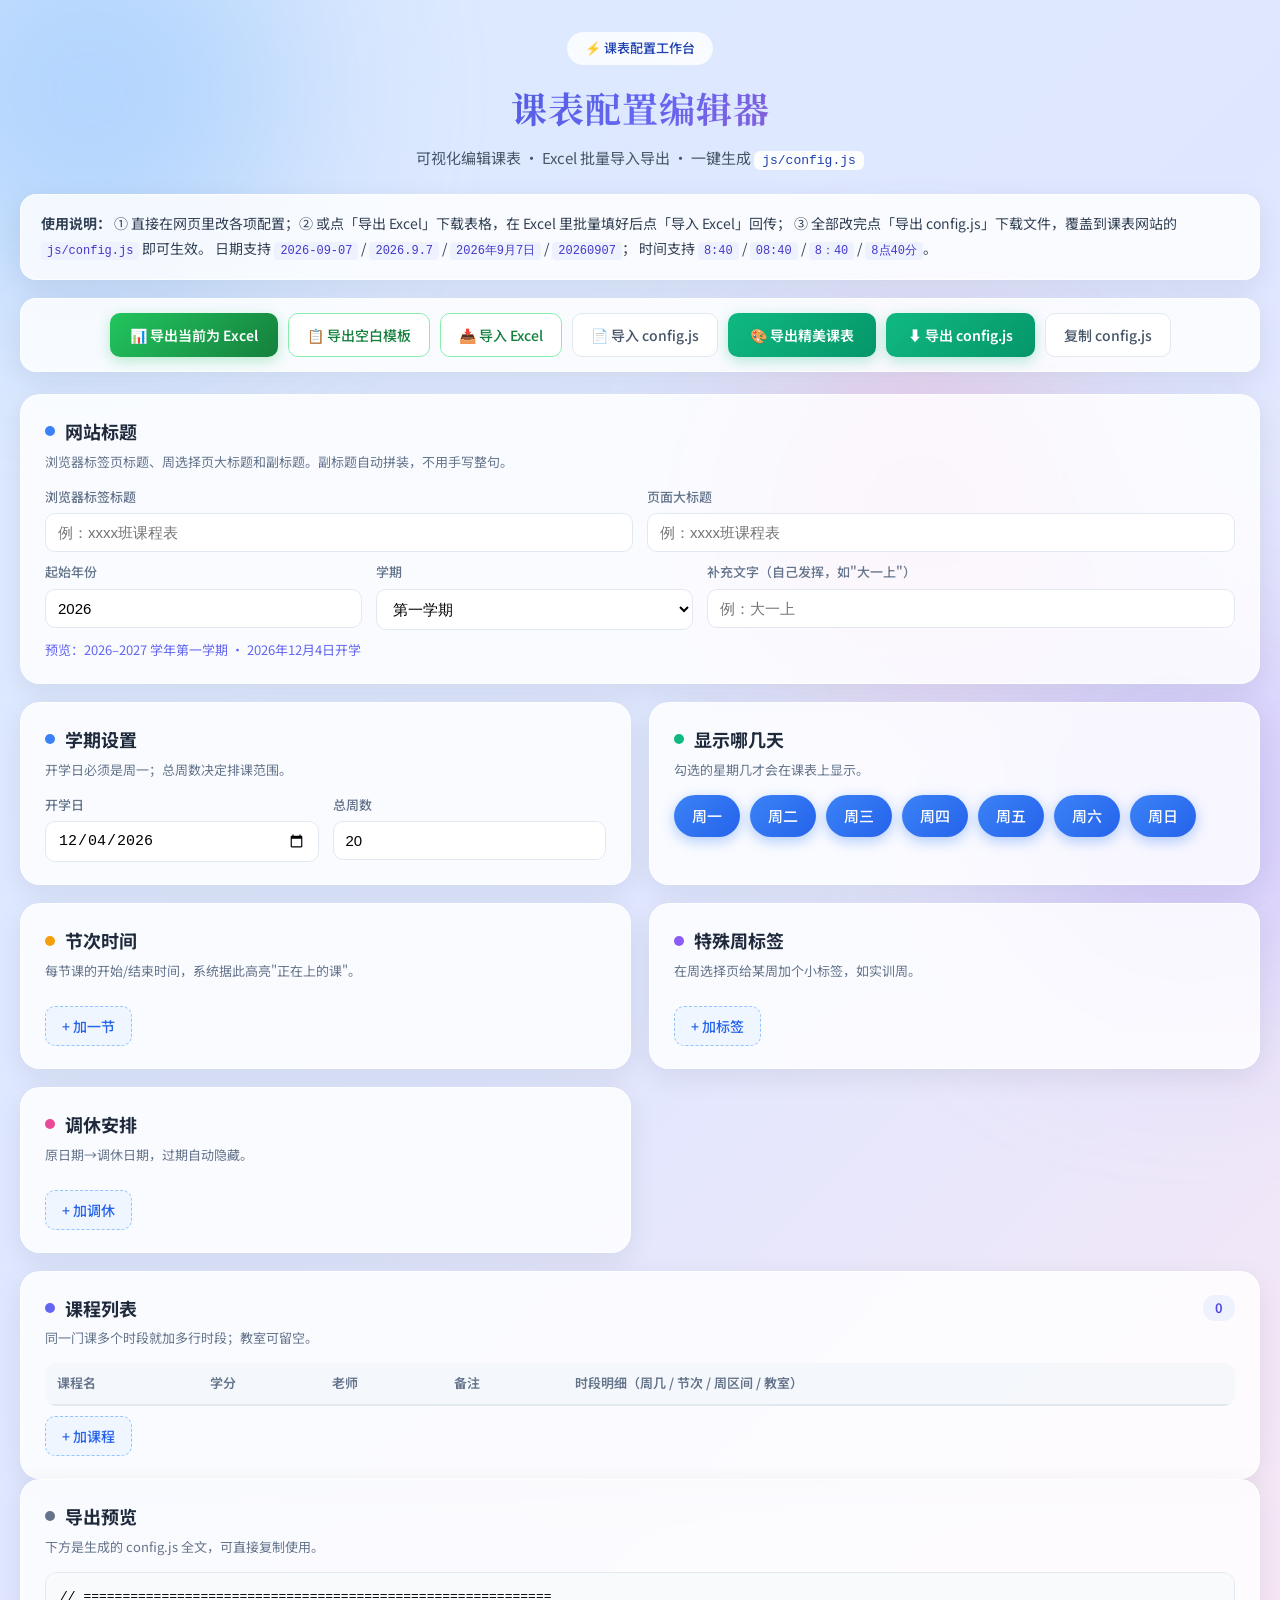
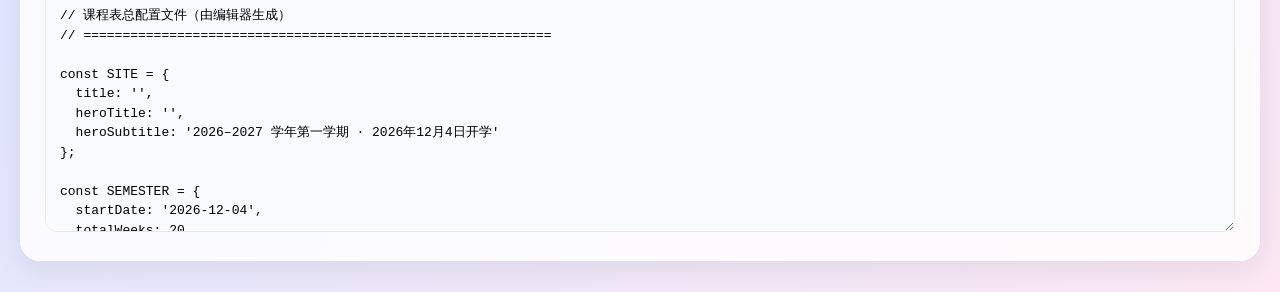
<file: course-editor/index.html>
<!DOCTYPE html>
<html lang="zh-CN">
<head>
<meta charset="UTF-8">
<meta name="viewport" content="width=device-width, initial-scale=1.0">
<title>课表配置编辑器</title>
<link rel="preconnect" href="https://fonts.googleapis.com">
<link rel="preconnect" href="https://fonts.gstatic.com" crossorigin>
<link href="https://fonts.googleapis.com/css2?family=Noto+Sans+SC:wght@400;500;700&family=Noto+Serif+SC:wght@600;700&display=swap" rel="stylesheet">
<link rel="stylesheet" href="style.css">
<script src="lib/xlsx.full.min.js"></script>
<script src="lib/exceljs.min.js"></script>
</head>
<body>
  <div class="bg-blob b1"></div>
  <div class="bg-blob b2"></div>
  <div class="bg-blob b3"></div>

  <div class="page">
    <header class="hero">
      <div class="hero-badge">⚡ 课表配置工作台</div>
      <h1>课表配置编辑器</h1>
      <p>可视化编辑课表 · Excel 批量导入导出 · 一键生成 <code>js/config.js</code></p>
    </header>

    <div class="intro card-anim" style="--delay:0ms">
      <strong>使用说明：</strong>
      ① 直接在网页里改各项配置；② 或点「导出 Excel」下载表格，在 Excel 里批量填好后点「导入 Excel」回传；
      ③ 全部改完点「导出 config.js」下载文件，覆盖到课表网站的 <code>js/config.js</code> 即可生效。
      日期支持 <code>2026-09-07</code> / <code>2026.9.7</code> / <code>2026年9月7日</code> / <code>20260907</code>；
      时间支持 <code>8:40</code> / <code>08:40</code> / <code>8：40</code> / <code>8点40分</code>。
    </div>

    <div class="toolbar-top card-anim" style="--delay:60ms">
      <button class="btn-excel" onclick="exportExcel()">📊 导出当前为 Excel</button>
      <button class="btn-excel-ghost" onclick="exportTemplate()">📋 导出空白模板</button>
      <button class="btn-excel-ghost" onclick="document.getElementById('fileInput').click()">📥 导入 Excel</button>
      <button class="btn-ghost" onclick="document.getElementById('jsFileInput').click()">📄 导入 config.js</button>
      <button class="btn-export" onclick="exportPrettyTimetable()">🎨 导出精美课表</button>
      <button class="btn-export" onclick="exportConfig()">⬇ 导出 config.js</button>
      <button class="btn-ghost" onclick="copyConfig()">复制 config.js</button>
      <input type="file" id="fileInput" accept=".xlsx,.csv" hidden onchange="importExcel(this)">
      <input type="file" id="jsFileInput" accept=".js" hidden onchange="importConfigJs(this)">
    </div>

    <main class="grid">
      <section class="card card-anim card-wide" style="--delay:120ms">
        <h2><span class="dot blue"></span>网站标题</h2>
        <p class="hint">浏览器标签页标题、周选择页大标题和副标题。副标题自动拼装，不用手写整句。</p>
        <div class="form-row">
          <div class="field"><label>浏览器标签标题</label><input id="siteTitle" placeholder="例：xxxx班课程表"></div>
          <div class="field"><label>页面大标题</label><input id="siteHeroTitle" placeholder="例：xxxx班课程表"></div>
        </div>
        <div class="form-row" style="margin-top:10px">
          <div class="field" style="flex:0.6"><label>起始年份</label><input id="siteStartYear" type="number" placeholder="例：2026"></div>
          <div class="field" style="flex:0.6"><label>学期</label>
            <select id="siteTerm">
              <option value="第一学期">第一学期</option>
              <option value="第二学期">第二学期</option>
            </select>
          </div>
          <div class="field"><label>补充文字（自己发挥，如"大一上"）</label><input id="siteExtra" placeholder="例：大一上"></div>
        </div>
        <p style="font-size:13px;color:#6366f1;margin-top:10px">预览：<span id="subtitlePreview"></span></p>
      </section>

      <section class="card card-anim" style="--delay:180ms">
        <h2><span class="dot blue"></span>学期设置</h2>
        <p class="hint">开学日必须是周一；总周数决定排课范围。</p>
        <div class="form-row">
          <div class="field">
            <label>开学日</label>
            <input id="startDate" type="date">
          </div>
          <div class="field">
            <label>总周数</label>
            <input id="totalWeeks" type="number" min="1" placeholder="例：20">
          </div>
        </div>
      </section>

      <section class="card card-anim" style="--delay:180ms">
        <h2><span class="dot green"></span>显示哪几天</h2>
        <p class="hint">勾选的星期几才会在课表上显示。</p>
        <div class="chips" id="showDaysBox"></div>
      </section>

      <section class="card card-anim" style="--delay:240ms">
        <h2><span class="dot orange"></span>节次时间</h2>
        <p class="hint">每节课的开始/结束时间，系统据此高亮"正在上的课"。</p>
        <div id="periodsBox"></div>
        <button class="btn-add" onclick="addPeriod()">+ 加一节</button>
      </section>

      <section class="card card-anim" style="--delay:300ms">
        <h2><span class="dot purple"></span>特殊周标签</h2>
        <p class="hint">在周选择页给某周加个小标签，如实训周。</p>
        <div id="weekTagsBox"></div>
        <button class="btn-add" onclick="addWeekTag()">+ 加标签</button>
      </section>

      <section class="card card-anim" style="--delay:360ms">
        <h2><span class="dot pink"></span>调休安排</h2>
        <p class="hint">原日期→调休日期，过期自动隐藏。</p>
        <div id="makeupBox"></div>
        <button class="btn-add" onclick="addMakeup()">+ 加调休</button>
      </section>

      <section class="card card-anim card-wide" style="--delay:420ms">
        <h2>
          <span class="dot indigo"></span>课程列表
          <span class="count-badge" id="courseCount">0</span>
        </h2>
        <p class="hint">同一门课多个时段就加多行时段；教室可留空。</p>
        <div class="table-wrap">
          <table class="course-table" id="coursesTable">
            <thead>
              <tr>
                <th>课程名</th><th>学分</th><th>老师</th><th>备注</th>
                <th>时段明细（周几 / 节次 / 周区间 / 教室）</th><th></th>
              </tr>
            </thead>
            <tbody id="coursesBox"></tbody>
          </table>
        </div>
        <button class="btn-add" onclick="addCourse()">+ 加课程</button>
      </section>
    </main>

    <section class="card card-anim" style="--delay:480ms">
      <h2><span class="dot slate"></span>导出预览</h2>
      <p class="hint">下方是生成的 config.js 全文，可直接复制使用。</p>
      <textarea id="output" readonly spellcheck="false"></textarea>
    </section>
  </div>

  <div class="toast" id="toast"></div>
  <script>
    // 防止误触刷新：离开页面前弹确认
    window.addEventListener("beforeunload", e => {
      e.preventDefault();
      e.returnValue = "配置可能未保存，确定要离开吗？";
      return e.returnValue;
    });
  </script>
  <script src="app.js"></script>
</body>
</html>
</file>
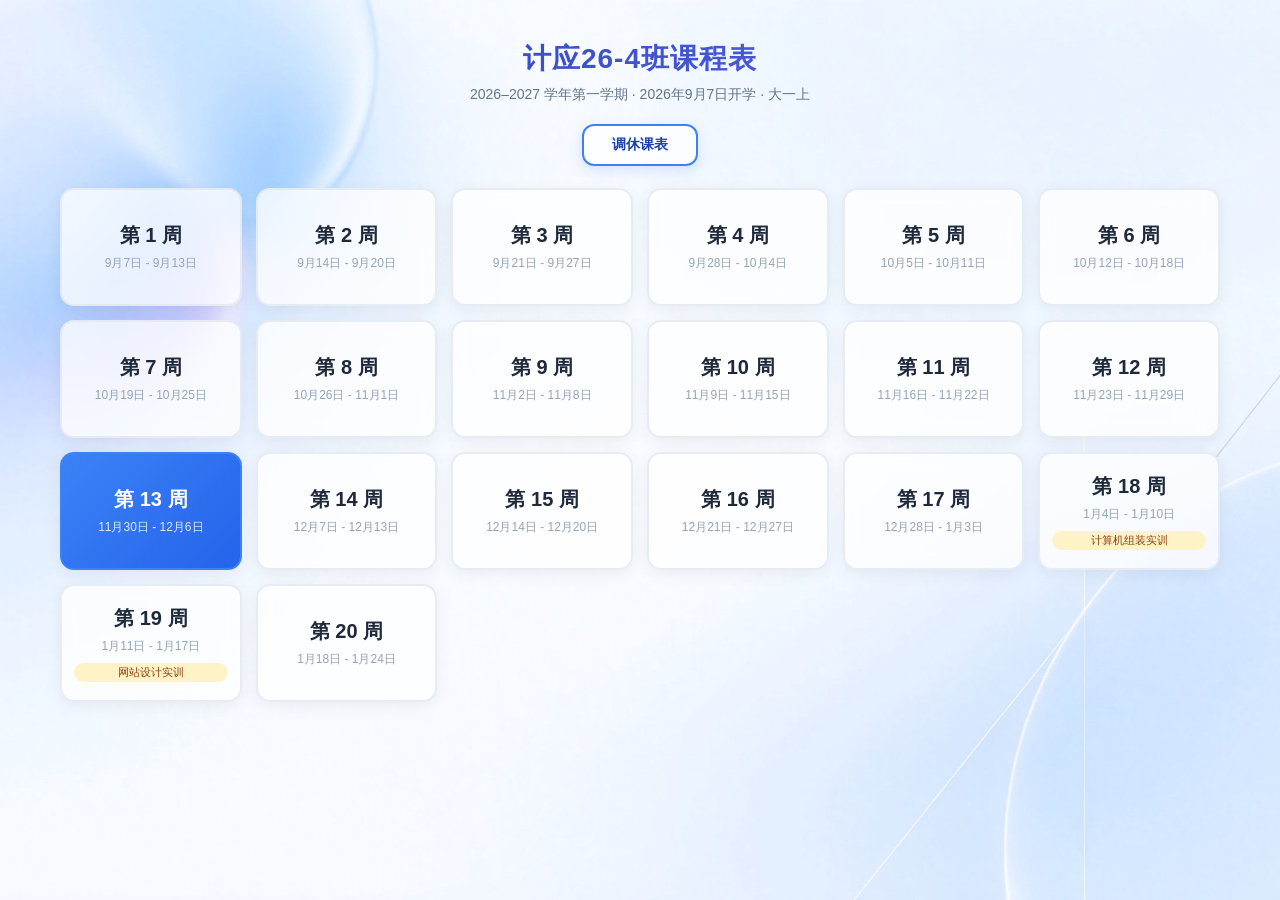
<file: 26-4/1/index.html>
<!DOCTYPE html>
<html lang="zh-CN">

<head>
  <meta charset="UTF-8">
  <meta name="viewport" content="width=device-width, initial-scale=1.0">
  <title id="pageTitle">课程表</title>
  <link rel="icon" type="image/svg+xml"
    href="data:image/svg+xml,%3Csvg xmlns='http://www.w3.org/2000/svg' viewBox='0 0 64 64'%3E%3Crect width='64' height='64' rx='14' fill='%232563eb'/%3E%3Crect x='14' y='14' width='36' height='36' rx='4' fill='none' stroke='white' stroke-width='3'/%3E%3Cline x1='14' y1='26' x2='50' y2='26' stroke='white' stroke-width='3'/%3E%3Cline x1='14' y1='38' x2='50' y2='38' stroke='white' stroke-width='3'/%3E%3Cline x1='26' y1='14' x2='26' y2='50' stroke='white' stroke-width='3'/%3E%3C/svg%3E">
  <link rel="stylesheet" href="css/style.css">
</head>

<body>
  <div class="container">

    <!-- 周选择视图 -->
    <div class="week-select-view" id="weekSelectView">
      <div class="header">
        <h1 id="heroTitle">课程表</h1>
        <p id="heroSubtitle"></p>
      </div>
      <div class="makeup-entry-bar">
        <button class="makeup-entry-btn" onclick="showMakeupView()">调休课表</button>
      </div>
      <div class="week-grid" id="weekGrid"></div>
    </div>

    <!-- 课程表视图 -->
    <div class="schedule-view" id="scheduleView">
      <div class="top-bar">
        <button class="back-btn" onclick="showWeekSelect()">← 返回周选择</button>
        <div class="week-nav">
          <button class="nav-btn" id="prevWeek" onclick="changeWeek(-1)">上一周</button>
          <div class="week-title" id="weekTitle"></div>
          <button class="nav-btn" id="nextWeek" onclick="changeWeek(1)">下一周</button>
        </div>
        <div style="width:120px"></div>
      </div>
      <div class="schedule-scroll">
        <table class="schedule" id="scheduleTable">
          <thead>
            <tr id="dayHeader"></tr>
          </thead>
          <tbody id="scheduleBody"></tbody>
        </table>
      </div>
    </div>

    <!-- 调休课表视图 -->
    <div class="makeup-view" id="makeupView" style="display:none">
      <div class="top-bar">
        <button class="back-btn" onclick="showWeekSelectFromMakeup()">← 返回周选择</button>
        <div class="week-nav">
          <div class="week-title">调休课表</div>
        </div>
        <div style="width:120px"></div>
      </div>
      <div class="makeup-tabs" id="makeupTabs"></div>
      <div class="makeup-empty" id="makeupEmpty" style="display:none">
        <div class="makeup-empty-icon">
          <svg viewBox="0 0 24 24" width="48" height="48" fill="none" stroke="#3b82f6" stroke-width="1.5"
            stroke-linecap="round" stroke-linejoin="round">
            <rect x="3" y="4" width="18" height="18" rx="2" ry="2" />
            <line x1="16" y1="2" x2="16" y2="6" />
            <line x1="8" y1="2" x2="8" y2="6" />
            <line x1="3" y1="10" x2="21" y2="10" />
            <path d="M9 16l2 2 4-4" />
          </svg>
        </div>
        <p>近期暂无调休安排</p>
      </div>
      <div class="schedule-scroll" id="makeupScroll">
        <table class="schedule" id="makeupTable">
          <thead>
            <tr id="makeupHeader"></tr>
          </thead>
          <tbody id="makeupBody"></tbody>
        </table>
      </div>
    </div>
  </div>

  <!-- 课程详情弹窗 -->
  <div class="modal-mask" id="modalMask" onclick="closeModal(event)">
    <div class="modal">
      <div class="modal-bar" id="modalBar"></div>
      <h3 id="modalTitle"></h3>
      <p id="modalInfo"></p>
      <button class="close-btn" onclick="closeModal()">关闭</button>
    </div>
  </div>

  <!-- 底部轻提示（toast） -->
  <div class="toast" id="toast"></div>

  <script src="js/config.js"></script>
  <script src="js/main.js"></script>
</body>

</html>
</file>
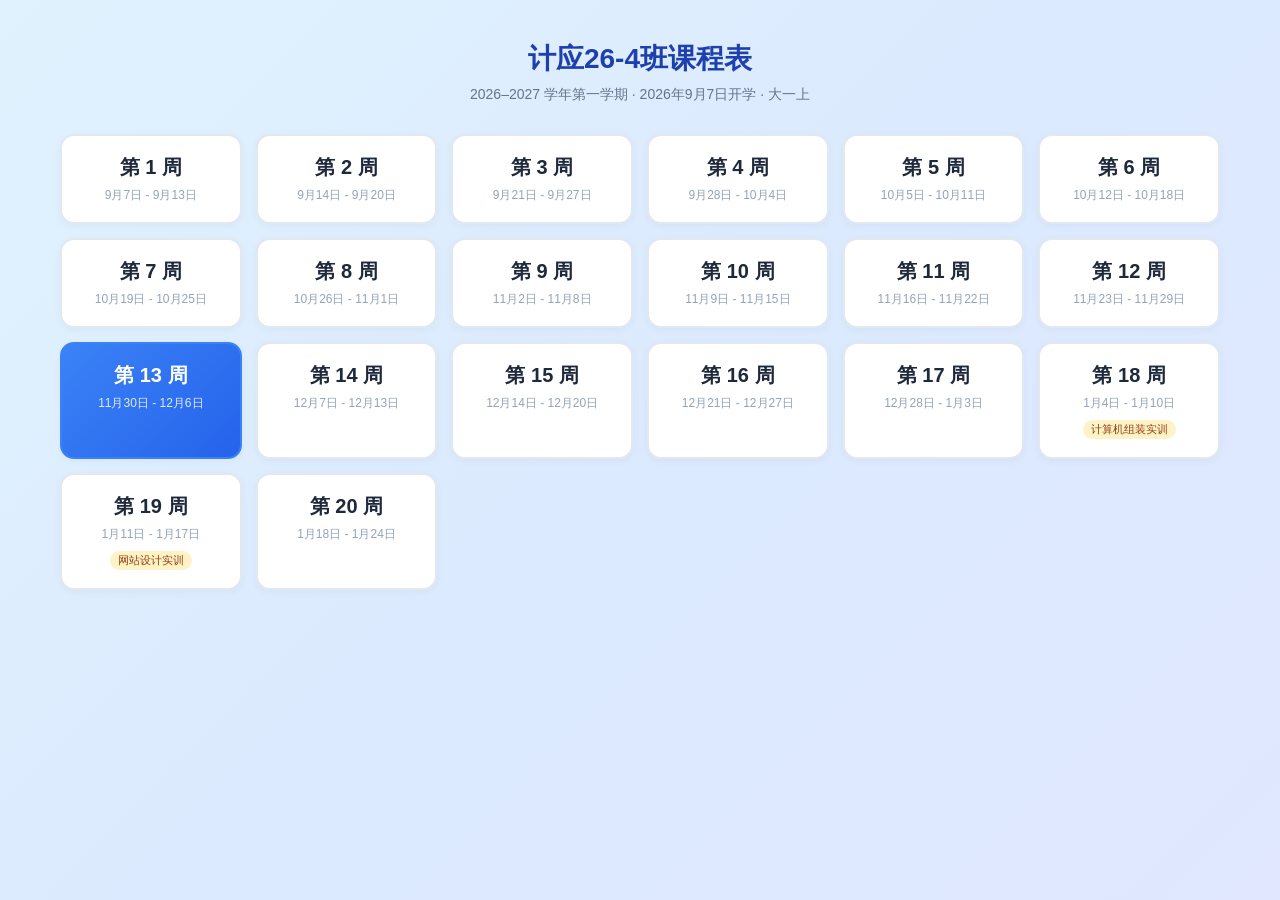
<file: test.html>
<!DOCTYPE html>
<html lang="zh-CN">
<head>
<meta charset="UTF-8">
<meta name="viewport" content="width=device-width, initial-scale=1.0">
<title>计应26-4班课程表</title>
<style>
  * { margin: 0; padding: 0; box-sizing: border-box; }
  body {
    font-family: -apple-system, BlinkMacSystemFont, "Segoe UI", "PingFang SC", "Microsoft YaHei", sans-serif;
    background: linear-gradient(135deg, #e0f2fe 0%, #dbeafe 50%, #e0e7ff 100%);
    min-height: 100vh;
    color: #1e293b;
  }
  .container { max-width: 1200px; margin: 0 auto; padding: 20px; }

  /* ===== 周选择页面 ===== */
  .week-select-view { padding: 20px 0; }
  .header {
    text-align: center;
    margin-bottom: 30px;
  }
  .header h1 {
    font-size: 28px;
    color: #1e40af;
    margin-bottom: 8px;
  }
  .header p { color: #64748b; font-size: 14px; }
  .week-grid {
    display: grid;
    grid-template-columns: repeat(auto-fill, minmax(160px, 1fr));
    gap: 14px;
  }
  .week-btn {
    background: #fff;
    border: 2px solid #e2e8f0;
    border-radius: 14px;
    padding: 18px 12px;
    cursor: pointer;
    transition: all 0.25s;
    text-align: center;
    box-shadow: 0 2px 8px rgba(0,0,0,0.04);
  }
  .week-btn:hover {
    border-color: #3b82f6;
    transform: translateY(-3px);
    box-shadow: 0 6px 20px rgba(59,130,246,0.15);
  }
  .week-btn.current {
    border-color: #3b82f6;
    background: linear-gradient(135deg, #3b82f6, #2563eb);
    color: #fff;
  }
  .week-btn.current .week-date { color: rgba(255,255,255,0.85); }
  .week-num { font-size: 20px; font-weight: 700; margin-bottom: 6px; }
  .week-date { font-size: 12px; color: #94a3b8; }
  .week-tag {
    display: inline-block;
    margin-top: 8px;
    font-size: 11px;
    padding: 2px 8px;
    border-radius: 10px;
    background: #fef3c7;
    color: #92400e;
  }
  .week-btn.current .week-tag { background: rgba(255,255,255,0.25); color: #fff; }

  /* ===== 课程表页面 ===== */
  .schedule-view { display: none; }
  .top-bar {
    display: flex;
    justify-content: space-between;
    align-items: center;
    margin-bottom: 20px;
    flex-wrap: wrap;
    gap: 10px;
  }
  .back-btn {
    background: #fff;
    border: 1px solid #cbd5e1;
    border-radius: 10px;
    padding: 10px 18px;
    cursor: pointer;
    font-size: 14px;
    color: #334155;
    transition: all 0.2s;
  }
  .back-btn:hover { background: #f1f5f9; }
  .week-nav { display: flex; gap: 8px; align-items: center; }
  .nav-btn {
    background: #fff;
    border: 1px solid #cbd5e1;
    border-radius: 10px;
    padding: 10px 16px;
    cursor: pointer;
    font-size: 14px;
    transition: all 0.2s;
  }
  .nav-btn:hover:not(:disabled) { background: #eff6ff; border-color: #3b82f6; }
  .nav-btn:disabled { opacity: 0.4; cursor: not-allowed; }
  .week-title { font-size: 18px; font-weight: 700; color: #1e40af; min-width: 140px; text-align: center; }

  table.schedule {
    width: 100%;
    border-collapse: separate;
    border-spacing: 0;
    background: #fff;
    border-radius: 14px;
    overflow: hidden;
    box-shadow: 0 4px 20px rgba(0,0,0,0.06);
  }
  table.schedule th, table.schedule td {
    border: 1px solid #e2e8f0;
    padding: 0;
    text-align: center;
    vertical-align: middle;
  }
  table.schedule thead th {
    background: #f8fafc;
    padding: 14px 6px;
    font-size: 14px;
    font-weight: 600;
    color: #475569;
  }
  table.schedule thead th.today { background: #dbeafe; color: #1e40af; }
  .period-col { width: 60px; background: #f8fafc; }
  .period-label { font-size: 12px; color: #64748b; font-weight: 600; }
  .period-time { font-size: 10px; color: #94a3b8; margin-top: 2px; }
  .course-cell { height: 70px; padding: 6px !important; }
  .course-block {
    border-radius: 8px;
    padding: 8px 6px;
    height: 100%;
    display: flex;
    flex-direction: column;
    justify-content: center;
    align-items: center;
    cursor: pointer;
    transition: transform 0.15s;
    color: #fff;
    font-size: 12px;
    line-height: 1.4;
  }
  .course-block:hover { transform: scale(1.03); opacity: 0.92; }
  .course-name { font-weight: 600; font-size: 13px; margin-bottom: 3px; }
  .course-loc { font-size: 11px; opacity: 0.9; }
  .course-teacher { font-size: 10px; opacity: 0.8; margin-top: 2px; }
  .empty-cell { background: #fcfdfe; }

  /* 课程配色 */
  .c-blue   { background: linear-gradient(135deg,#3b82f6,#2563eb); }
  .c-green  { background: linear-gradient(135deg,#10b981,#059669); }
  .c-orange { background: linear-gradient(135deg,#f59e0b,#d97706); }
  .c-pink   { background: linear-gradient(135deg,#ec4899,#db2777); }
  .c-purple { background: linear-gradient(135deg,#8b5cf6,#7c3aed); }
  .c-cyan   { background: linear-gradient(135deg,#06b6d4,#0891b2); }
  .c-red    { background: linear-gradient(135deg,#ef4444,#dc2626); }
  .c-indigo { background: linear-gradient(135deg,#6366f1,#4f46e5); }
  .c-teal   { background: linear-gradient(135deg,#14b8a6,#0d9488); }
  .c-amber  { background: linear-gradient(135deg,#f97316,#ea580c); }

  /* 弹窗 */
  .modal-mask {
    display: none;
    position: fixed; inset: 0;
    background: rgba(0,0,0,0.4);
    z-index: 100;
    justify-content: center;
    align-items: center;
  }
  .modal-mask.show { display: flex; }
  .modal {
    background: #fff;
    border-radius: 16px;
    padding: 24px;
    max-width: 360px;
    width: 90%;
    box-shadow: 0 20px 60px rgba(0,0,0,0.2);
  }
  .modal h3 { margin-bottom: 12px; color: #1e40af; }
  .modal p { margin: 6px 0; font-size: 14px; color: #475569; }
  .modal .close-btn {
    margin-top: 16px;
    width: 100%;
    padding: 10px;
    background: #3b82f6;
    color: #fff;
    border: none;
    border-radius: 8px;
    cursor: pointer;
    font-size: 14px;
  }

  @media (max-width: 768px) {
    .container { padding: 10px; }
    .header h1 { font-size: 22px; }
    .week-grid { grid-template-columns: repeat(auto-fill, minmax(100px, 1fr)); gap: 10px; }
    .week-btn { padding: 12px 6px; }
    .week-num { font-size: 16px; }
    .course-name { font-size: 11px; }
    .course-loc, .course-teacher { font-size: 9px; }
    .period-col { width: 40px; }
  }
</style>
</head>
<body>
<div class="container">

  <!-- 周选择视图 -->
  <div class="week-select-view" id="weekSelectView">
    <div class="header">
      <h1>计应26-4班课程表</h1>
      <p>2026–2027 学年第一学期 · 2026年9月7日开学 · 大一上</p>
    </div>
    <div class="week-grid" id="weekGrid"></div>
  </div>

  <!-- 课程表视图 -->
  <div class="schedule-view" id="scheduleView">
    <div class="top-bar">
      <button class="back-btn" onclick="showWeekSelect()">← 返回周选择</button>
      <div class="week-nav">
        <button class="nav-btn" id="prevWeek" onclick="changeWeek(-1)">上一周</button>
        <div class="week-title" id="weekTitle"></div>
        <button class="nav-btn" id="nextWeek" onclick="changeWeek(1)">下一周</button>
      </div>
      <div style="width:120px"></div>
    </div>
    <table class="schedule">
      <thead>
        <tr id="dayHeader"></tr>
      </thead>
      <tbody id="scheduleBody"></tbody>
    </table>
  </div>
</div>

<!-- 课程详情弹窗 -->
<div class="modal-mask" id="modalMask" onclick="closeModal(event)">
  <div class="modal">
    <h3 id="modalTitle"></h3>
    <p id="modalInfo"></p>
    <button class="close-btn" onclick="closeModal()">关闭</button>
  </div>
</div>

<script>
// ===== 学期配置 =====
const SEMESTER_START = new Date(2026, 8, 7); // 2026-09-07 周一（月份从0开始）
const TOTAL_WEEKS = 20;

// ===== 节次时间 =====
const PERIODS = [
  { num: 1, time: "08:40~9:20" },
  { num: 2, time: "09:25~10:05" },
  { num: 3, time: "10:25~11:05" },
  { num: 4, time: "11:10~11:50" },
  { num: 5, time: "14:30~15:10" },
  { num: 6, time: "15:15~15:55" },
  { num: 7, time: "16:05~16:45" },
  { num: 8, time: "16:50~17:30" },
  { num: 9, time: "19:30~20:10" },
  { num: 10, time: "20:15~20:55" },
  { num: 11, time: "21:00~20:40" },
];

// ===== 课程事件数据 =====
// day: 1=周一, 2=周二, ... 7=周日
const EVENTS = [
  // 常规课程
  { summary: "综合英语", day: 1, startSec: 5, endSec: 6, firstDate: "2026-10-05", lastDate: "2026-12-27", location: "8103D", teacher: "潘晨云" },
  { summary: "体育（一）", day: 1, startSec: 7, endSec: 8, firstDate: "2026-10-05", lastDate: "2026-12-13", location: "", teacher: "" },

  { summary: "网页设计", day: 1, startSec: 3, endSec: 4, firstDate: "2026-10-12", lastDate: "2027-01-03", location: "7307J", teacher: "曾秋玲" },
  { summary: "C语言程序设计", day: 1, startSec: 9, endSec: 11, firstDate: "2026-10-12", lastDate: "2026-12-06", location: "A508J", teacher: "廖江福" },
  { summary: "计算机导论", day: 2, startSec: 1, endSec: 2, firstDate: "2026-10-13", lastDate: "2027-01-04", location: "A201J", teacher: "涂志军" },
  { summary: "军事理论", day: 2, startSec: 3, endSec: 4, firstDate: "2026-10-13", lastDate: "2026-12-21", location: "8308D", teacher: "徐秋梦" },
  { summary: "应用高等数学B", day: 2, startSec: 7, endSec: 8, firstDate: "2026-10-06", lastDate: "2027-01-11", location: "8203D", teacher: "陈德健" },
  { summary: "C语言程序设计", day: 2, startSec: 9, endSec: 11, firstDate: "2026-11-10", lastDate: "2027-01-04", location: "A201J", teacher: "廖江福" },

  { summary: "网页设计", day: 3, startSec: 1, endSec: 2, firstDate: "2026-10-14", lastDate: "2027-01-05", location: "7307J", teacher: "曾秋玲" },
  { summary: "应用高等数学B", day: 3, startSec: 3, endSec: 4, firstDate: "2026-10-07", lastDate: "2027-01-12", location: "8106D", teacher: "陈德健" },
  { summary: "思想道德与法治（一）", day: 3, startSec: 5, endSec: 6, firstDate: "2026-10-07", lastDate: "2026-12-29", location: "8303D", teacher: "李德先" },
  { summary: "形势与政策（一）", day: 3, startSec: 5, endSec: 6, firstDate: "2026-12-30", lastDate: "2027-01-12", location: "8303D", teacher: "李德先" },
  { summary: "创新创业基础与实践（一）", day: 3, startSec: 9, endSec: 10, firstDate: "2026-10-14", lastDate: "2026-11-10", location: "8108D", teacher: "潘显鹏" },
  { summary: "职业发展与就业指导（一）", day: 3, startSec: 9, endSec: 10, firstDate: "2026-11-11", lastDate: "2026-12-08", location: "8206D", teacher: "蒋彩梅" },

  { summary: "计算机导论", day: 4, startSec: 1, endSec: 2, firstDate: "2026-10-15", lastDate: "2027-01-06", location: "A201J", teacher: "涂志军" },
  { summary: "综合英语", day: 4, startSec: 7, endSec: 8, firstDate: "2026-10-08", lastDate: "2026-12-30", location: "8103D", teacher: "潘晨云" },

  { summary: "大学生心理健康教育（一）", day: 5, startSec: 3, endSec: 4, firstDate: "2026-10-16", lastDate: "2026-12-10", location: "8201D", teacher: "潘显鹏" },
  { summary: "应用高等数学B", day: 5, startSec: 3, endSec: 4, firstDate: "2026-12-18", lastDate: "2027-01-14", location: "8203D", teacher: "陈德健" },

  // 集中实训周
  { summary: "计算机组装与维护实训", day: 1, startSec: 1, endSec: 11, firstDate: "2027-01-04", lastDate: "2027-01-04", location: "A409J", teacher: "涂志军、廖江福" },
  { summary: "计算机组装与维护实训", day: 2, startSec: 9, endSec: 11, firstDate: "2027-01-05", lastDate: "2027-01-05", location: "A409J", teacher: "涂志军、廖江福" },
  { summary: "计算机组装与维护实训", day: 3, startSec: 9, endSec: 11, firstDate: "2027-01-06", lastDate: "2027-01-06", location: "A409J", teacher: "涂志军、廖江福" },
  { summary: "计算机组装与维护实训", day: 4, startSec: 1, endSec: 4, firstDate: "2027-01-07", lastDate: "2027-01-07", location: "A409J", teacher: "涂志军、廖江福" },
  { summary: "计算机组装与维护实训", day: 4, startSec: 9, endSec: 11, firstDate: "2027-01-07", lastDate: "2027-01-07", location: "A409J", teacher: "涂志军、廖江福" },

  { summary: "网站设计实训", day: 1, startSec: 1, endSec: 8, firstDate: "2027-01-11", lastDate: "2027-01-11", location: "7303J", teacher: "曾秋玲" },
  { summary: "网站设计实训", day: 2, startSec: 1, endSec: 4, firstDate: "2027-01-12", lastDate: "2027-01-12", location: "7303J", teacher: "曾秋玲" },
  { summary: "网站设计实训", day: 3, startSec: 1, endSec: 8, firstDate: "2027-01-13", lastDate: "2027-01-13", location: "7303J", teacher: "曾秋玲" },
  { summary: "网站设计实训", day: 4, startSec: 9, endSec: 11, firstDate: "2027-01-14", lastDate: "2027-01-14", location: "7303J", teacher: "曾秋玲" },
];

// 课程配色映射
const COLOR_MAP = {};
const COLORS = ["c-blue","c-green","c-orange","c-pink","c-purple","c-cyan","c-red","c-indigo","c-teal","c-amber"];
let colorIdx = 0;
function getColor(name) {
  if (!COLOR_MAP[name]) {
    COLOR_MAP[name] = COLORS[colorIdx % COLORS.length];
    colorIdx++;
  }
  return COLOR_MAP[name];
}

// ===== 工具函数 =====
function parseDate(s) {
  const [y,m,d] = s.split("-").map(Number);
  return new Date(y, m-1, d);
}
function formatDate(d) {
  return `${d.getMonth()+1}月${d.getDate()}日`;
}
function getWeekMonday(weekNum) {
  const d = new Date(SEMESTER_START);
  d.setDate(d.getDate() + (weekNum-1)*7);
  return d;
}
function eventInWeek(ev, weekNum) {
  // 该周周一的日期
  const weekMon = getWeekMonday(weekNum);
  // 该周对应星期几的日期
  const evDate = new Date(weekMon);
  evDate.setDate(evDate.getDate() + (ev.day - 1));
  const first = parseDate(ev.firstDate);
  const last = parseDate(ev.lastDate);
  return evDate >= first && evDate <= last;
}

// ===== 当前周计算 =====
function getCurrentWeek() {
  const now = new Date();
  const diff = Math.floor((now - SEMESTER_START) / (7*24*60*60*1000));
  let w = diff + 1;
  if (w < 1) w = 1;
  if (w > TOTAL_WEEKS) w = TOTAL_WEEKS;
  return w;
}

let currentWeek = 1;

// ===== 渲染周选择页 =====
function renderWeekGrid() {
  const grid = document.getElementById("weekGrid");
  const cur = getCurrentWeek();
  let html = "";
  for (let w = 1; w <= TOTAL_WEEKS; w++) {
    const mon = getWeekMonday(w);
    const sun = new Date(mon);
    sun.setDate(sun.getDate() + 6);
    const isCur = w === cur;
    let tag = "";
    // 标记实训周
    if (w === 18) tag = '<span class="week-tag">计算机组装实训</span>';
    if (w === 19) tag = '<span class="week-tag">网站设计实训</span>';
    html += `
      <div class="week-btn ${isCur?'current':''}" onclick="selectWeek(${w})">
        <div class="week-num">第 ${w} 周</div>
        <div class="week-date">${formatDate(mon)} - ${formatDate(sun)}</div>
        ${tag}
      </div>`;
  }
  grid.innerHTML = html;
}

// ===== 渲染课程表 =====
function renderSchedule(weekNum) {
  currentWeek = weekNum;
  const mon = getWeekMonday(weekNum);
  const sun = new Date(mon);
  sun.setDate(sun.getDate() + 6);
  document.getElementById("weekTitle").textContent = `第 ${weekNum} 周`;
  document.getElementById("prevWeek").disabled = weekNum <= 1;
  document.getElementById("nextWeek").disabled = weekNum >= TOTAL_WEEKS;

  // 表头
  const dayNames = ["周一","周二","周三","周四","周五","周六","周日"];
  const today = new Date();
  let headerHtml = '<th class="period-col">节次</th>';
  for (let d = 0; d < 7; d++) {
    const dayDate = new Date(mon);
    dayDate.setDate(dayDate.getDate() + d);
    const isToday = today.toDateString() === dayDate.toDateString();
    headerHtml += `<th class="${isToday?'today':''}">${dayNames[d]}<br><span style="font-size:11px;font-weight:400;color:#94a3b8">${dayDate.getMonth()+1}/${dayDate.getDate()}</span></th>`;
  }
  document.getElementById("dayHeader").innerHTML = headerHtml;

  // 构建课程查找表：key = day_sec, value = event
  const cellMap = {}; // {day_sec: ev}
  EVENTS.forEach(ev => {
    if (eventInWeek(ev, weekNum)) {
      for (let s = ev.startSec; s <= ev.endSec; s++) {
        cellMap[`${ev.day}_${s}`] = ev;
      }
    }
  });

  // 表体
  let bodyHtml = "";
  PERIODS.forEach(p => {
    bodyHtml += `<tr><td class="period-col"><div class="period-label">第${p.num}节</div><div class="period-time">${p.time}</div></td>`;
    for (let d = 1; d <= 7; d++) {
      const ev = cellMap[`${d}_${p.num}`];
      if (ev) {
        // 只在课程开始节次渲染block
        if (ev.startSec === p.num) {
          const rowSpan = ev.endSec - ev.startSec + 1;
          bodyHtml += `<td class="course-cell" rowspan="${rowSpan}">
            <div class="course-block ${getColor(ev.summary)}" onclick='showModal(${JSON.stringify(ev).replace(/'/g,"&#39;")})'>
              <div class="course-name">${ev.summary}</div>
              ${ev.location ? `<div class="course-loc">📍 ${ev.location}</div>` : ''}
              ${ev.teacher ? `<div class="course-teacher">👨‍🏫 ${ev.teacher}</div>` : ''}
            </div>
          </td>`;
        }
        // 否则不输出td（被rowspan占了）
      } else {
        bodyHtml += `<td class="course-cell empty-cell"></td>`;
      }
    }
    bodyHtml += `</tr>`;
  });
  document.getElementById("scheduleBody").innerHTML = bodyHtml;
}

// ===== 视图切换 =====
function showWeekSelect() {
  document.getElementById("weekSelectView").style.display = "block";
  document.getElementById("scheduleView").style.display = "none";
}
function selectWeek(w) {
  document.getElementById("weekSelectView").style.display = "none";
  document.getElementById("scheduleView").style.display = "block";
  renderSchedule(w);
}
function changeWeek(delta) {
  const w = currentWeek + delta;
  if (w >= 1 && w <= TOTAL_WEEKS) renderSchedule(w);
}

// ===== 弹窗 =====
function showModal(ev) {
  document.getElementById("modalTitle").textContent = ev.summary;
  document.getElementById("modalInfo").innerHTML = `
    <p><strong>节次：</strong>第${ev.startSec} - ${ev.endSec}节</p>
    <p><strong>教室：</strong>${ev.location || "待定"}</p>
    <p><strong>老师：</strong>${ev.teacher}</p>
    <p><strong>时间：</strong>${ev.firstDate} 至 ${ev.lastDate}</p>
  `;
  document.getElementById("modalMask").classList.add("show");
}
function closeModal(e) {
  if (e && e.target.id !== "modalMask" && e.type === "click" && e.currentTarget.id !== "modalMask") {
    // 点击modal内部不关闭
  }
  document.getElementById("modalMask").classList.remove("show");
}

// ===== 初始化 =====
renderWeekGrid();
// 默认定位到当前周
// selectWeek(getCurrentWeek()); // 默认先显示周选择页
</script>
</body>
</html>
</file>
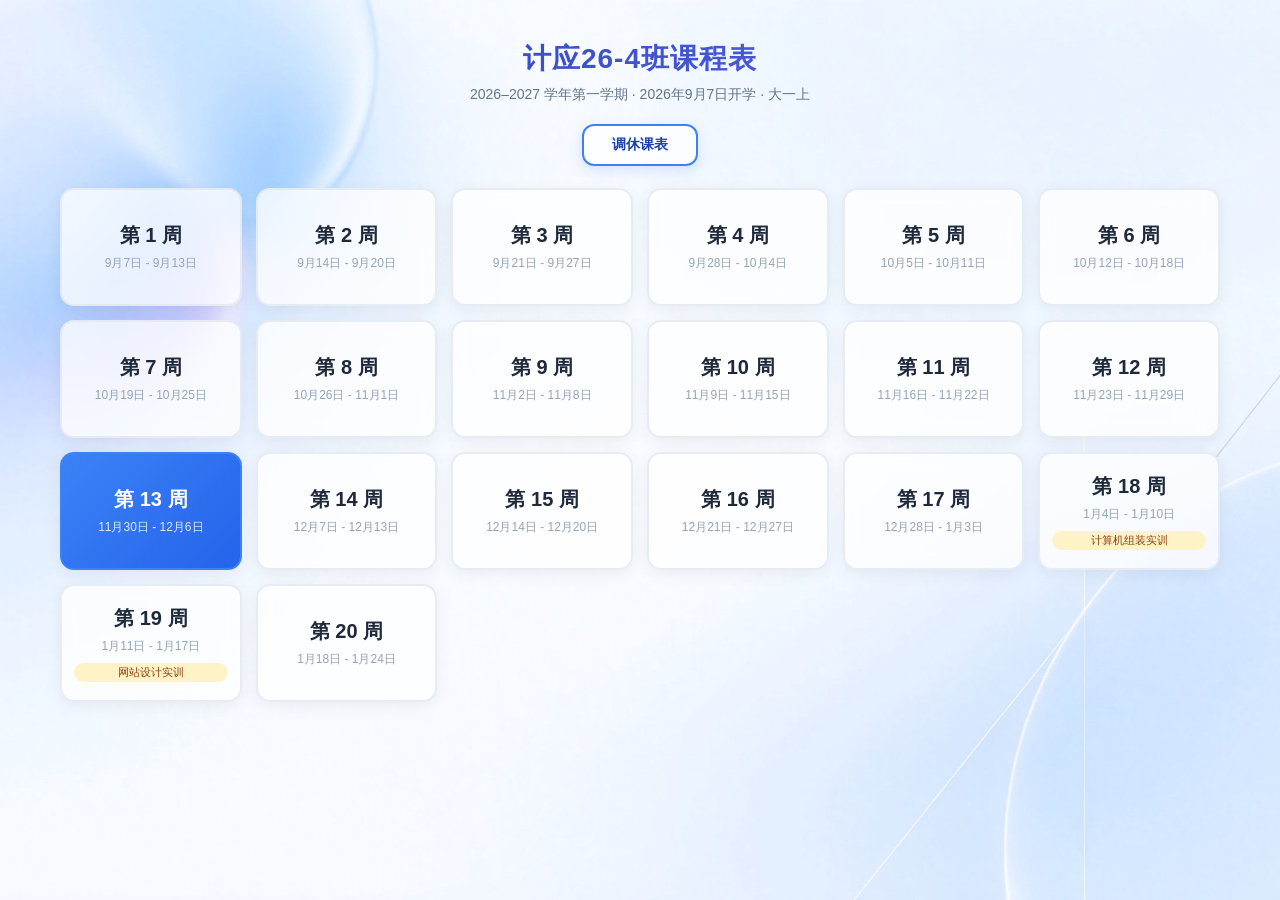
<file: 26-4/1/yyx.html>
<!DOCTYPE html>
<html lang="zh-CN">

<head>
  <meta charset="UTF-8">
  <meta name="viewport" content="width=device-width, initial-scale=1.0">
  <title id="pageTitle">课程表</title>
  <link rel="icon" type="image/svg+xml"
    href="data:image/svg+xml,%3Csvg xmlns='http://www.w3.org/2000/svg' viewBox='0 0 64 64'%3E%3Crect width='64' height='64' rx='14' fill='%232563eb'/%3E%3Crect x='14' y='14' width='36' height='36' rx='4' fill='none' stroke='white' stroke-width='3'/%3E%3Cline x1='14' y1='26' x2='50' y2='26' stroke='white' stroke-width='3'/%3E%3Cline x1='14' y1='38' x2='50' y2='38' stroke='white' stroke-width='3'/%3E%3Cline x1='26' y1='14' x2='26' y2='50' stroke='white' stroke-width='3'/%3E%3C/svg%3E">
  <link rel="stylesheet" href="css/style.css">
</head>

<body>
  <div class="container">

    <!-- 周选择视图 -->
    <div class="week-select-view" id="weekSelectView">
      <div class="header">
        <h1 id="heroTitle">课程表</h1>
        <p id="heroSubtitle"></p>
      </div>
      <div class="makeup-entry-bar">
        <button class="makeup-entry-btn" onclick="showMakeupView()">调休课表</button>
      </div>
      <div class="week-grid" id="weekGrid"></div>
    </div>

    <!-- 课程表视图 -->
    <div class="schedule-view" id="scheduleView">
      <div class="top-bar">
        <button class="back-btn" onclick="showWeekSelect()">← 返回周选择</button>
        <div class="week-nav">
          <button class="nav-btn" id="prevWeek" onclick="changeWeek(-1)">上一周</button>
          <div class="week-title" id="weekTitle"></div>
          <button class="nav-btn" id="nextWeek" onclick="changeWeek(1)">下一周</button>
        </div>
        <div style="width:120px"></div>
      </div>
      <div class="schedule-scroll">
        <table class="schedule" id="scheduleTable">
          <thead>
            <tr id="dayHeader"></tr>
          </thead>
          <tbody id="scheduleBody"></tbody>
        </table>
      </div>
    </div>

    <!-- 调休课表视图 -->
    <div class="makeup-view" id="makeupView" style="display:none">
      <div class="top-bar">
        <button class="back-btn" onclick="showWeekSelectFromMakeup()">← 返回周选择</button>
        <div class="week-nav">
          <div class="week-title">调休课表</div>
        </div>
        <div style="width:120px"></div>
      </div>
      <div class="makeup-tabs" id="makeupTabs"></div>
      <div class="makeup-empty" id="makeupEmpty" style="display:none">
        <div class="makeup-empty-icon">
          <svg viewBox="0 0 24 24" width="48" height="48" fill="none" stroke="#3b82f6" stroke-width="1.5"
            stroke-linecap="round" stroke-linejoin="round">
            <rect x="3" y="4" width="18" height="18" rx="2" ry="2" />
            <line x1="16" y1="2" x2="16" y2="6" />
            <line x1="8" y1="2" x2="8" y2="6" />
            <line x1="3" y1="10" x2="21" y2="10" />
            <path d="M9 16l2 2 4-4" />
          </svg>
        </div>
        <p>近期暂无调休安排</p>
      </div>
      <div class="schedule-scroll" id="makeupScroll">
        <table class="schedule" id="makeupTable">
          <thead>
            <tr id="makeupHeader"></tr>
          </thead>
          <tbody id="makeupBody"></tbody>
        </table>
      </div>
    </div>
  </div>

  <!-- 课程详情弹窗 -->
  <div class="modal-mask" id="modalMask" onclick="closeModal(event)">
    <div class="modal">
      <div class="modal-bar" id="modalBar"></div>
      <h3 id="modalTitle"></h3>
      <p id="modalInfo"></p>
      <button class="close-btn" onclick="closeModal()">关闭</button>
    </div>
  </div>

  <!-- 底部轻提示（toast） -->
  <div class="toast" id="toast"></div>

  <script src="js/configyyx.js"></script>
  <script src="js/main.js"></script>
</body>

</html>
</file>
<file: course-editor/style.css>
* { box-sizing: border-box; margin: 0; padding: 0; }

:root {
  --bg1: #dbeafe;
  --bg2: #e0e7ff;
  --bg3: #fce7f3;
  --card-bg: rgba(255, 255, 255, 0.82);
  --card-border: rgba(255, 255, 255, 0.7);
  --shadow: 0 8px 28px rgba(15, 23, 42, 0.08);
  --shadow-hover: 0 16px 44px rgba(15, 23, 42, 0.14);
}

body {
  font-family: "Noto Sans SC", -apple-system, BlinkMacSystemFont, "PingFang SC", "Microsoft YaHei", sans-serif;
  background: linear-gradient(135deg, var(--bg1) 0%, var(--bg2) 50%, var(--bg3) 100%);
  min-height: 100vh;
  color: #1e293b;
  padding: 32px 20px;
  font-size: 15px;
  line-height: 1.6;
  overflow-x: hidden;
}

/* ===== 背景光斑 ===== */
.bg-blob {
  position: fixed; border-radius: 50%;
  filter: blur(90px); opacity: 0.55; z-index: 0;
  pointer-events: none; animation: float 14s ease-in-out infinite;
}
.b1 { width: 420px; height: 420px; background: #93c5fd; top: -120px; left: -120px; }
.b2 { width: 380px; height: 380px; background: #c4b5fd; bottom: -100px; right: -100px; animation-delay: -5s; }
.b3 { width: 300px; height: 300px; background: #f9a8d4; top: 40%; left: 60%; animation-delay: -9s; }
@keyframes float {
  0%, 100% { transform: translate(0, 0) scale(1); }
  50% { transform: translate(40px, -30px) scale(1.1); }
}

.page { max-width: 1280px; margin: 0 auto; position: relative; z-index: 1; }

/* ===== 头部 ===== */
.hero { text-align: center; margin-bottom: 22px; animation: fadeDown .6s ease backwards; }
.hero-badge {
  display: inline-block; font-size: 13px; color: #1e40af; font-weight: 500;
  background: rgba(255,255,255,0.8); padding: 6px 18px; border-radius: 20px;
  margin-bottom: 14px; backdrop-filter: blur(8px);
}
.hero h1 {
  font-family: "Noto Serif SC", serif;
  font-size: 36px; font-weight: 700; letter-spacing: 1px;
  background: linear-gradient(135deg, #1e40af 0%, #6366f1 50%, #ec4899 100%);
  -webkit-background-clip: text; background-clip: text;
  -webkit-text-fill-color: transparent;
  margin-bottom: 10px;
}
.hero p { color: #475569; font-size: 15px; }
.hero code { background: rgba(255,255,255,0.9); padding: 2px 8px; border-radius: 6px; font-size: 13px; color: #1e40af; }

/* ===== 使用说明条 ===== */
.intro {
  background: var(--card-bg); backdrop-filter: blur(16px);
  border: 1px solid var(--card-border);
  border-radius: 16px; padding: 16px 20px; margin-bottom: 18px;
  color: #334155; font-size: 14px; line-height: 1.8;
  box-shadow: var(--shadow);
}
.intro code { background: #eef2ff; padding: 2px 6px; border-radius: 4px; font-size: 12px; color: #4338ca; }

/* ===== 顶部工具栏 ===== */
.toolbar-top {
  display: flex; gap: 10px; justify-content: center; flex-wrap: wrap;
  background: var(--card-bg); backdrop-filter: blur(16px);
  border: 1px solid var(--card-border);
  border-radius: 16px; padding: 14px; margin-bottom: 22px;
  box-shadow: var(--shadow);
}

/* ===== 网格 ===== */
.grid { display: grid; grid-template-columns: repeat(2, 1fr); gap: 18px; }
.card-wide { grid-column: 1 / -1; }
@media (max-width: 860px) { .grid { grid-template-columns: 1fr; } }

/* ===== 卡片 ===== */
.card {
  background: var(--card-bg);
  backdrop-filter: blur(16px); -webkit-backdrop-filter: blur(16px);
  border-radius: 20px; padding: 22px 24px;
  border: 1px solid var(--card-border);
  box-shadow: var(--shadow);
  transition: transform .3s cubic-bezier(.22,1,.36,1), box-shadow .3s ease;
  position: relative; overflow: hidden;
}
.card::before {
  content: ''; position: absolute; top: 0; left: 0; right: 0; height: 3px;
  background: linear-gradient(90deg, #3b82f6, #8b5cf6, #ec4899);
  opacity: 0; transition: opacity .3s;
}
.card:hover { transform: translateY(-3px); box-shadow: var(--shadow-hover); }
.card:hover::before { opacity: 1; }

.card-anim { animation: fadeUp .55s cubic-bezier(.22,1,.36,1) backwards; animation-delay: var(--delay, 0ms); }

.card h2 {
  font-size: 18px; color: #1e293b; margin-bottom: 6px;
  display: flex; align-items: center; gap: 10px;
  font-weight: 700;
}
.hint { font-size: 13px; color: #64748b; margin-bottom: 14px; }
.dot { width: 10px; height: 10px; border-radius: 50%; }
.dot.blue{background:#3b82f6}.dot.green{background:#10b981}
.dot.orange{background:#f59e0b}.dot.purple{background:#8b5cf6}
.dot.pink{background:#ec4899}.dot.indigo{background:#6366f1}.dot.slate{background:#64748b}

.count-badge {
  margin-left: auto; font-size: 13px; font-weight: 600;
  background: #eef2ff; color: #4f46e5; padding: 3px 12px; border-radius: 12px;
}

/* ===== 表单 ===== */
.form-row { display: flex; gap: 14px; flex-wrap: wrap; }
.field { flex: 1; min-width: 140px; }
label { font-size: 13px; color: #64748b; display: block; margin-bottom: 6px; font-weight: 500; }
input, select {
  width: 100%; padding: 10px 12px;
  border: 1px solid #e2e8f0; border-radius: 10px;
  font-size: 15px; background: rgba(255,255,255,0.95);
  transition: all .2s;
}
input:focus, select:focus {
  outline: none; border-color: #3b82f6;
  box-shadow: 0 0 0 4px rgba(59,130,246,0.15);
}

/* ===== chips ===== */
.chips { display: flex; flex-wrap: wrap; gap: 10px; }
.chips label {
  display: inline-flex; align-items: center; gap: 6px;
  padding: 9px 18px; border-radius: 22px;
  background: rgba(241,245,249,0.9); font-size: 15px; color: #475569; cursor: pointer;
  transition: all .25s; user-select: none;
}
.chips label:hover { background: #e2e8f0; }
.chips label:has(input:checked) {
  background: linear-gradient(135deg,#3b82f6,#2563eb); color: #fff;
  box-shadow: 0 4px 14px rgba(59,130,246,0.4);
}
.chips input { display: none; }

/* ===== 行 ===== */
.row-line {
  display: flex; gap: 10px; align-items: center; flex-wrap: wrap;
  padding: 10px 12px; margin-bottom: 8px;
  background: rgba(248,250,252,0.85); border-radius: 12px;
  animation: fadeIn .3s ease;
}
.row-line input, .row-line select { padding: 7px 10px; font-size: 14px; }
.row-line input[type="number"] { width: 70px; }
.row-line input[type="time"] { width: 120px; }
.row-line input[type="date"] { width: 170px; }

/* ===== 课程表格 ===== */
.table-wrap { overflow-x: auto; border-radius: 12px; }
.course-table { width: 100%; border-collapse: separate; border-spacing: 0; font-size: 14px; }
.course-table th {
  text-align: left; padding: 10px 12px; font-size: 13px; color: #64748b;
  background: rgba(241,245,249,0.7); font-weight: 600;
  border-bottom: 2px solid #e2e8f0;
}
.course-table td { padding: 12px; border-bottom: 1px solid #f1f5f9; vertical-align: top; }
.course-table tr:hover td { background: rgba(239,246,255,0.6); }
.course-table input { font-size: 14px; padding: 7px 10px; }
.course-table .col-name { min-width: 160px; }
.course-table .col-num { width: 80px; }
.course-table .col-teacher { min-width: 110px; }
.course-table .col-note { min-width: 110px; }
.session-cell { display: flex; flex-direction: column; gap: 6px; }
.session-line {
  display: flex; gap: 6px; align-items: center; flex-wrap: wrap;
  background: rgba(248,250,252,0.9); padding: 7px 9px; border-radius: 8px;
}
.session-line input, .session-line select { font-size: 13px; padding: 5px 7px; }
.session-line input[type="number"] { width: 56px; }
.session-line .lbl {
  font-size: 11px; color: #64748b; font-weight: 500;
  background: #e2e8f0; padding: 2px 7px; border-radius: 4px;
}

/* ===== 按钮 ===== */
button { cursor: pointer; border: none; font-size: 14px; border-radius: 10px; transition: all .25s; font-weight: 500; font-family: inherit; }
.btn-add {
  background: #eff6ff; color: #2563eb;
  padding: 9px 16px; margin-top: 10px;
  border: 1px dashed #93c5fd; font-size: 14px;
}
.btn-add:hover { background: #dbeafe; transform: translateY(-1px); }
.btn-del {
  background: #fef2f2; color: #dc2626; padding: 6px 12px; font-size: 13px;
}
.btn-del:hover { background: #fee2e2; }

.btn-export {
  background: linear-gradient(135deg,#10b981,#059669); color: #fff;
  padding: 11px 22px; font-weight: 600; font-size: 14px;
  box-shadow: 0 4px 14px rgba(16,185,129,0.3);
}
.btn-export:hover { transform: translateY(-2px); box-shadow: 0 8px 22px rgba(16,185,129,0.4); }
.btn-ghost {
  background: rgba(255,255,255,0.9); color: #475569;
  border: 1px solid #e2e8f0; padding: 11px 18px;
}
.btn-ghost:hover { background: #f8fafc; }
.btn-excel {
  background: linear-gradient(135deg,#22c55e,#15803d); color: #fff;
  padding: 11px 20px; font-weight: 600;
  box-shadow: 0 4px 14px rgba(34,197,94,0.3);
}
.btn-excel:hover { transform: translateY(-2px); }
.btn-excel-ghost {
  background: rgba(255,255,255,0.9); color: #15803d;
  border: 1px solid #86efac; padding: 11px 18px;
}
.btn-excel-ghost:hover { background: #f0fdf4; }

/* ===== 预览 ===== */
textarea {
  width: 100%; height: 260px;
  font-family: "Consolas", monospace; font-size: 13px;
  padding: 14px; border: 1px solid #e2e8f0; border-radius: 12px;
  background: rgba(248,250,252,0.9); resize: vertical; line-height: 1.5;
}

/* ===== Toast ===== */
.toast {
  position: fixed; left: 50%; bottom: 40px;
  transform: translateX(-50%) translateY(20px);
  background: rgba(15,23,42,0.92); color: #fff;
  padding: 13px 26px; border-radius: 26px; font-size: 15px;
  opacity: 0; pointer-events: none;
  transition: all .3s cubic-bezier(.22,1,.36,1); z-index: 100;
  backdrop-filter: blur(8px);
  box-shadow: 0 8px 24px rgba(0,0,0,0.2);
}
.toast.show { opacity: 1; transform: translateX(-50%) translateY(0); }

/* ===== 动画 ===== */
@keyframes fadeUp { from { opacity: 0; transform: translateY(20px); } }
@keyframes fadeDown { from { opacity: 0; transform: translateY(-12px); } }
@keyframes fadeIn { from { opacity: 0; } }

@media (prefers-reduced-motion: reduce) {
  *, *::before, *::after { animation-duration: .01ms !important; transition-duration: .01ms !important; }
}
</file>
<file: 26-4/1/css/style.css>
* {
  margin: 0;
  padding: 0;
  box-sizing: border-box;
  -webkit-tap-highlight-color: transparent;
}

body {
  font-family: -apple-system, BlinkMacSystemFont, "Segoe UI", "PingFang SC", "Microsoft YaHei", sans-serif;
  background: url("../img/bg.jpg") center/cover no-repeat fixed,
    linear-gradient(135deg, #e0f2fe 0%, #dbeafe 50%, #e0e7ff 100%);
  min-height: 100vh;
  color: #1e293b;
}

@media (max-width: 768px) {
  body {
    background: url("../img/bg-mobile.jpg") center/cover no-repeat scroll,
      linear-gradient(135deg, #e0f2fe 0%, #dbeafe 50%, #e0e7ff 100%);
  }
}

.container {
  max-width: 1200px;
  margin: 0 auto;
  padding: 20px;
}

/* ===== 周选择页面 ===== */
.week-select-view {
  padding: 20px 0;
}

.header {
  text-align: center;
  margin-bottom: 30px;
}

.header h1 {
  font-size: 28px;
  background: linear-gradient(135deg, #1e40af, #6366f1);
  -webkit-background-clip: text;
  background-clip: text;
  -webkit-text-fill-color: transparent;
  margin-bottom: 8px;
  letter-spacing: 1px;
}

.header p {
  color: #64748b;
  font-size: 14px;
}

.week-grid {
  display: grid;
  grid-template-columns: repeat(auto-fill, minmax(160px, 1fr));
  gap: 14px;
}

.week-btn {
  background: rgba(255, 255, 255, 0.75);
  backdrop-filter: blur(10px);
  -webkit-backdrop-filter: blur(10px);
  border: 2px solid rgba(226, 232, 240, 0.8);
  border-radius: 14px;
  padding: 14px 12px;
  min-height: 118px;
  display: flex;
  flex-direction: column;
  justify-content: center;
  cursor: pointer;
  transition: transform .28s cubic-bezier(.22, 1, .36, 1), box-shadow .28s ease, border-color .25s ease;
  text-align: center;
  box-shadow: 0 4px 16px rgba(15, 23, 42, 0.06);
  animation: btnIn .5s cubic-bezier(.22, 1, .36, 1) backwards;
  animation-delay: calc(var(--i, 0) * 30ms);
}

.week-btn:hover {
  border-color: #3b82f6;
  transform: translateY(-3px);
  box-shadow: 0 6px 20px rgba(59, 130, 246, 0.15);
}

.week-btn:active {
  transform: translateY(-1px) scale(.97);
}

.week-btn.current {
  border-color: #3b82f6;
  background: linear-gradient(135deg, #3b82f6, #2563eb);
  color: #fff;
}

.week-btn.current .week-date {
  color: rgba(255, 255, 255, 0.85);
}

.week-num {
  font-size: 20px;
  font-weight: 700;
  margin-bottom: 6px;
}

.week-date {
  font-size: 12px;
  color: #94a3b8;
  white-space: nowrap;
}

.week-tag {
  display: inline-block;
  margin-top: 8px;
  font-size: 11px;
  padding: 2px 8px;
  border-radius: 10px;
  background: #fef3c7;
  color: #92400e;
}

.week-btn.current .week-tag {
  background: rgba(255, 255, 255, 0.25);
  color: #fff;
}

/* ===== 调休课表入口按钮 ===== */
.makeup-entry-bar {
  display: flex;
  justify-content: center;
  margin: -10px 0 22px;
}

.makeup-entry-btn {
  background: rgba(255, 255, 255, 0.75);
  backdrop-filter: blur(10px);
  -webkit-backdrop-filter: blur(10px);
  border: 2px solid #3b82f6;
  color: #1e40af;
  border-radius: 12px;
  padding: 10px 28px;
  font-size: 14px;
  font-weight: 600;
  cursor: pointer;
  box-shadow: 0 4px 14px rgba(59, 130, 246, 0.18);
  transition: transform .25s cubic-bezier(.22, 1, .36, 1), box-shadow .25s ease, background .25s ease;
}

.makeup-entry-btn:hover {
  transform: translateY(-2px);
  box-shadow: 0 6px 18px rgba(59, 130, 246, 0.28);
  background: #eff6ff;
}

.makeup-entry-btn:active {
  transform: scale(.97);
}

/* ===== 调休课表视图 ===== */
.makeup-view {
  padding: 20px 0;
}

.makeup-tabs {
  display: flex;
  gap: 8px;
  overflow-x: auto;
  padding: 4px 2px 14px;
  -webkit-overflow-scrolling: touch;
}

.makeup-tab {
  flex-shrink: 0;
  background: rgba(255, 255, 255, 0.8);
  backdrop-filter: blur(10px);
  -webkit-backdrop-filter: blur(10px);
  border: 1.5px solid rgba(203, 213, 225, 0.7);
  color: #475569;
  border-radius: 10px;
  padding: 8px 14px;
  font-size: 13px;
  cursor: pointer;
  transition: all .2s ease;
  white-space: nowrap;
}

.makeup-tab:hover {
  border-color: #3b82f6;
  color: #1e40af;
}

.makeup-tab.active {
  background: linear-gradient(135deg, #3b82f6, #2563eb);
  color: #fff;
  border-color: #2563eb;
  box-shadow: 0 4px 12px rgba(37, 99, 235, 0.3);
}

.makeup-empty {
  text-align: center;
  padding: 60px 20px;
  color: #64748b;
}

.makeup-empty-icon {
  font-size: 48px;
  margin-bottom: 12px;
}

.makeup-empty p {
  font-size: 16px;
}

/* ===== 课程表页面 ===== */
.schedule-view {
  display: none;
}

.top-bar {
  display: flex;
  justify-content: space-between;
  align-items: center;
  margin-bottom: 20px;
  flex-wrap: wrap;
  gap: 10px;
}

.back-btn {
  background: rgba(255, 255, 255, 0.8);
  backdrop-filter: blur(10px);
  -webkit-backdrop-filter: blur(10px);
  border: 1px solid rgba(203, 213, 225, 0.7);
  border-radius: 10px;
  padding: 10px 18px;
  cursor: pointer;
  font-size: 14px;
  color: #334155;
  transition: background .2s ease, border-color .2s ease, color .2s ease, transform .25s cubic-bezier(.22, 1, .36, 1);
}

.back-btn:hover {
  background: #f1f5f9;
  transform: translateX(-2px);
}

.back-btn:active {
  transform: translateX(-1px) scale(.95);
}

.week-nav {
  display: flex;
  gap: 8px;
  align-items: center;
}

.nav-btn {
  background: rgba(255, 255, 255, 0.8);
  backdrop-filter: blur(10px);
  -webkit-backdrop-filter: blur(10px);
  border: 1px solid rgba(203, 213, 225, 0.7);
  border-radius: 10px;
  padding: 10px 16px;
  cursor: pointer;
  font-size: 14px;
  transition: background .2s ease, border-color .2s ease, color .2s ease, transform .25s cubic-bezier(.22, 1, .36, 1);
}

.nav-btn:hover:not(:disabled) {
  background: #eff6ff;
  border-color: #3b82f6;
  transform: translateY(-1px);
}

.nav-btn:active:not(:disabled) {
  transform: scale(.94);
}

.nav-btn:disabled {
  opacity: 0.4;
  cursor: not-allowed;
}

.week-title {
  font-size: 18px;
  font-weight: 700;
  color: #1e40af;
  min-width: 140px;
  text-align: center;
}

table.schedule {
  width: 100%;
  min-width: 860px;
  border-collapse: separate;
  border-spacing: 0;
  background: rgba(255, 255, 255, 0.82);
  backdrop-filter: blur(12px);
  -webkit-backdrop-filter: blur(12px);
  border-radius: 14px;
  box-shadow: 0 8px 32px rgba(15, 23, 42, 0.08);
  table-layout: fixed;
}

table.schedule th,
table.schedule td {
  border: 1px solid #e2e8f0;
  padding: 0;
  text-align: center;
  vertical-align: middle;
}

table.schedule thead th {
  background: #f8fafc;
  padding: 14px 6px;
  font-size: 14px;
  font-weight: 600;
  color: #475569;
  position: sticky;
  top: 0;
  z-index: 2;
}

table.schedule thead th.today {
  background: #dbeafe;
  color: #1e40af;
  animation: todayPulse 3.2s ease-in-out infinite;
}

/* 首列（节次）冻结：横向滚动时保持可见 */
table.schedule th.period-col,
table.schedule td.period-col {
  position: sticky;
  left: 0;
  z-index: 1;
}

/* 左上角：表头+首列交汇，层级最高 */
table.schedule thead th.period-col {
  z-index: 3;
}

.period-col {
  width: 72px;
  background: #f8fafc;
}

.period-label {
  font-size: 12px;
  color: #64748b;
  font-weight: 600;
}

.period-time {
  font-size: 10px;
  color: #94a3b8;
  margin-top: 2px;
}

/* 当前正在上的节次：首列高亮 */
td.period-col.now-period,
th.period-col.now-period {
  background: linear-gradient(135deg, #3b82f6, #2563eb);
}

td.period-col.now-period .period-label {
  color: #fff;
  font-weight: 700;
}

td.period-col.now-period .period-time {
  color: rgba(255, 255, 255, 0.9);
}

td.period-col.now-period .period-label::before {
  content: "●";
  color: #fde047;
  margin-right: 3px;
  font-size: 9px;
  animation: nowPulse 1.6s ease-in-out infinite;
}

@keyframes nowPulse {

  0%,
  100% {
    opacity: 1;
  }

  50% {
    opacity: .3;
  }
}

.course-cell {
  height: 76px;
  padding: 6px !important;
}

.course-block {
  border-radius: 8px;
  padding: 8px 6px;
  height: 100%;
  display: flex;
  flex-direction: column;
  justify-content: center;
  align-items: center;
  cursor: pointer;
  transition: transform .32s cubic-bezier(.22, 1, .36, 1), box-shadow .32s ease, filter .32s ease;
  color: #fff;
  font-size: 12px;
  line-height: 1.4;
  animation: blockIn .5s cubic-bezier(.22, 1, .36, 1) backwards;
  animation-delay: calc(var(--i, 0) * 32ms);
}

table.schedule[data-dir="1"] .course-block,
table.schedule[data-dir="-1"] .course-block {
  animation: none;
}

.course-block:hover {
  transform: translateY(-2px) scale(1.03);
  box-shadow: 0 10px 22px rgba(15, 23, 42, 0.22);
  filter: brightness(1.06);
}

.course-block:active {
  transform: scale(.97);
}

.course-name {
  font-weight: 600;
  font-size: 13px;
  margin-bottom: 3px;
}

.course-credit {
  display: inline-block;
  font-size: 10px;
  line-height: 1;
  padding: 2px 6px;
  border-radius: 8px;
  background: rgba(255, 255, 255, 0.22);
  color: #fff;
  margin-bottom: 3px;
}

.course-loc {
  font-size: 11px;
  opacity: 0.9;
}

.course-teacher {
  font-size: 10px;
  opacity: 0.8;
  margin-top: 2px;
}

.course-note {
  font-size: 10px;
  opacity: 0.75;
  margin-top: 3px;
  padding: 1px 6px;
  background: rgba(255, 255, 255, 0.18);
  border-radius: 6px;
}

.empty-cell {
  background: #fcfdfe;
}

/* 课程配色 */
.c-blue {
  background: linear-gradient(135deg, #3b82f6, #2563eb);
}

.c-green {
  background: linear-gradient(135deg, #10b981, #059669);
}

.c-orange {
  background: linear-gradient(135deg, #f59e0b, #d97706);
}

.c-pink {
  background: linear-gradient(135deg, #ec4899, #db2777);
}

.c-purple {
  background: linear-gradient(135deg, #8b5cf6, #7c3aed);
}

.c-cyan {
  background: linear-gradient(135deg, #06b6d4, #0891b2);
}

.c-red {
  background: linear-gradient(135deg, #ef4444, #dc2626);
}

.c-indigo {
  background: linear-gradient(135deg, #6366f1, #4f46e5);
}

.c-teal {
  background: linear-gradient(135deg, #14b8a6, #0d9488);
}

.c-amber {
  background: linear-gradient(135deg, #f97316, #ea580c);
}

.c-rose {
  background: linear-gradient(135deg, #f43f5e, #e11d48);
}

.c-violet {
  background: linear-gradient(135deg, #a855f7, #9333ea);
}

.c-emerald {
  background: linear-gradient(135deg, #34d399, #059669);
}

.c-sky {
  background: linear-gradient(135deg, #38bdf8, #0284c7);
}

.c-lime {
  background: linear-gradient(135deg, #84cc16, #65a30d);
}

.c-fuchsia {
  background: linear-gradient(135deg, #d946ef, #c026d3);
}

.c-slate {
  background: linear-gradient(135deg, #64748b, #475569);
}

.c-grape {
  background: linear-gradient(135deg, #7c3aed, #5b21b6);
}

.c-mint {
  background: linear-gradient(135deg, #2dd4bf, #0f766e);
}

.c-peach {
  background: linear-gradient(135deg, #fb923c, #f43f5e);
}

/* 弹窗 */
.modal-mask {
  display: none;
  position: fixed;
  inset: 0;
  background: rgba(0, 0, 0, 0.4);
  z-index: 100;
  justify-content: center;
  align-items: center;
  opacity: 0;
  transition: opacity .24s ease;
}

.modal-mask.show {
  display: flex;
}

.modal-mask.visible {
  opacity: 1;
}

.modal {
  background: #fff;
  border-radius: 16px;
  padding: 24px;
  max-width: 360px;
  width: 90%;
  box-shadow: 0 20px 60px rgba(0, 0, 0, 0.2);
  opacity: 0;
  transform: translateY(18px) scale(.94);
  transition: opacity .26s ease, transform .34s cubic-bezier(.22, 1, .36, 1);
}

.modal-mask.visible .modal {
  opacity: 1;
  transform: none;
}

.modal-bar {
  height: 4px;
  border-radius: 16px 16px 0 0;
  margin: -24px -24px 18px;
}

.modal h3 {
  margin-bottom: 12px;
  color: #1e40af;
}

.modal p {
  margin: 6px 0;
  font-size: 14px;
  color: #475569;
}

.modal .close-btn {
  margin-top: 16px;
  width: 100%;
  padding: 10px;
  background: #3b82f6;
  color: #fff;
  border: none;
  border-radius: 8px;
  cursor: pointer;
  font-size: 14px;
  transition: background .2s ease, transform .25s cubic-bezier(.22, 1, .36, 1);
}

.modal .close-btn:hover {
  background: #2563eb;
}

.modal .close-btn:active {
  transform: scale(.96);
}

/* 底部轻提示 toast */
.toast {
  position: fixed;
  left: 50%;
  bottom: 60px;
  transform: translateX(-50%) translateY(20px);
  background: rgba(15, 23, 42, 0.85);
  color: #fff;
  padding: 10px 22px;
  border-radius: 22px;
  font-size: 14px;
  opacity: 0;
  pointer-events: none;
  transition: opacity .25s ease, transform .25s ease;
  z-index: 200;
}

.toast.show {
  opacity: 1;
  transform: translateX(-50%) translateY(0);
}

@media (max-width: 768px) {
  .container {
    padding: 10px;
  }

  .header h1 {
    font-size: 22px;
  }

  .week-grid {
    grid-template-columns: repeat(auto-fill, minmax(100px, 1fr));
    gap: 10px;
  }

  .week-btn {
    padding: 12px 6px;
  }

  .week-num {
    font-size: 16px;
  }
}

/* ===== 移动端适配 ===== */
.schedule-scroll {
  width: 100%;
  overflow: auto;
  max-height: calc(100vh - 180px);
  -webkit-overflow-scrolling: touch;
  border-radius: 14px;
}

@media (max-width: 768px) {
  .container {
    padding: 12px 8px;
  }

  .header {
    margin-bottom: 16px;
  }

  .header h1 {
    font-size: 20px;
    margin-bottom: 6px;
  }

  .header p {
    font-size: 13px;
    line-height: 1.5;
  }

  .week-grid {
    gap: 8px;
  }

  .week-btn {
    padding: 10px 4px;
    border-radius: 10px;
    min-height: 92px;
  }

  .week-num {
    font-size: 15px;
    margin-bottom: 4px;
  }

  .week-date {
    font-size: 11px;
    white-space: normal;
    line-height: 1.4;
  }

  .week-tag {
    margin-top: 6px;
    font-size: 10px;
    padding: 1px 6px;
  }

  .makeup-entry-bar {
    margin: -6px 0 14px;
  }

  .makeup-entry-btn {
    padding: 8px 20px;
    font-size: 13px;
  }

  .makeup-tab {
    padding: 6px 10px;
    font-size: 12px;
  }

  .top-bar {
    margin-bottom: 12px;
    gap: 8px;
  }

  .back-btn {
    width: 100%;
    order: 1;
    text-align: center;
    padding: 9px 14px;
    font-size: 13px;
  }

  .week-nav {
    order: 2;
    width: 100%;
    justify-content: center;
    gap: 8px;
  }

  .week-title {
    min-width: 90px;
    font-size: 15px;
  }

  .nav-btn {
    padding: 8px 14px;
    font-size: 13px;
  }

  .top-bar>div:last-child {
    display: none;
  }

  /* 课程表：窄屏下保持可读列宽，横向滑动查看 */
  table.schedule {
    min-width: 600px;
  }

  table.schedule thead th {
    padding: 10px 4px;
    font-size: 12px;
  }

  .period-col {
    width: 52px;
  }

  .period-label {
    font-size: 11px;
  }

  .period-time {
    font-size: 9px;
  }

  .course-cell {
    height: 62px;
    padding: 4px !important;
  }

  .course-block {
    padding: 6px 4px;
    border-radius: 6px;
  }

  .course-name {
    font-size: 12px;
    margin-bottom: 2px;
  }

  .course-credit {
    font-size: 9px;
    padding: 1px 5px;
    margin-bottom: 2px;
  }

  .course-loc {
    font-size: 10px;
  }

  .course-teacher {
    font-size: 9px;
    margin-top: 1px;
  }

  .modal {
    padding: 18px;
    max-width: 92%;
  }

  .modal h3 {
    font-size: 17px;
  }

  .modal .close-btn {
    padding: 9px;
    font-size: 14px;
  }
}

@media (max-width: 360px) {
  .week-grid {
    grid-template-columns: repeat(2, minmax(0, 1fr));
  }

  .week-num {
    font-size: 14px;
  }

  .week-date {
    font-size: 10px;
  }
}

/* ===== 动画增强 ===== */
:focus-visible {
  outline: 2px solid #2563eb;
  outline-offset: 2px;
}

.view-enter {
  animation: viewIn .45s cubic-bezier(.22, 1, .36, 1);
}

.view-exit {
  animation: viewExit .16s ease forwards;
}

@keyframes viewIn {
  from {
    opacity: 0;
    transform: translateY(16px);
  }
}

@keyframes viewExit {
  to {
    opacity: 0;
    transform: translateY(-8px);
  }
}

@keyframes btnIn {
  from {
    opacity: 0;
    transform: translateY(14px) scale(.96);
  }
}

@keyframes blockIn {
  from {
    opacity: 0;
    transform: scale(.86) translateY(8px);
  }
}

table.schedule.anim-out-left {
  animation: tableOutLeft .18s ease forwards;
}

table.schedule.anim-out-right {
  animation: tableOutRight .18s ease forwards;
}

table.schedule.anim-in-left {
  animation: tableInLeft .42s cubic-bezier(.22, 1, .36, 1);
}

table.schedule.anim-in-right {
  animation: tableInRight .42s cubic-bezier(.22, 1, .36, 1);
}

@keyframes tableOutLeft {
  to {
    opacity: 0;
    transform: translateX(-14px);
  }
}

@keyframes tableOutRight {
  to {
    opacity: 0;
    transform: translateX(14px);
  }
}

@keyframes tableInLeft {
  from {
    opacity: 0;
    transform: translateX(-20px);
  }
}

@keyframes tableInRight {
  from {
    opacity: 0;
    transform: translateX(20px);
  }
}

.week-title {
  transition: transform .3s cubic-bezier(.22, 1, .36, 1), opacity .3s ease;
}

.week-title.pop {
  animation: titlePop .36s cubic-bezier(.22, 1, .36, 1);
}

@keyframes titlePop {
  0% {
    transform: scale(1.08);
    opacity: .55;
  }

  100% {
    transform: scale(1);
    opacity: 1;
  }
}

@keyframes todayPulse {

  0%,
  100% {
    background: #dbeafe;
  }

  50% {
    background: #bfdbfe;
  }
}

@media (prefers-reduced-motion: reduce) {

  *,
  *::before,
  *::after {
    animation-duration: .01ms !important;
    animation-delay: 0ms !important;
    animation-iteration-count: 1 !important;
    transition-duration: .01ms !important;
  }
}
</file>
